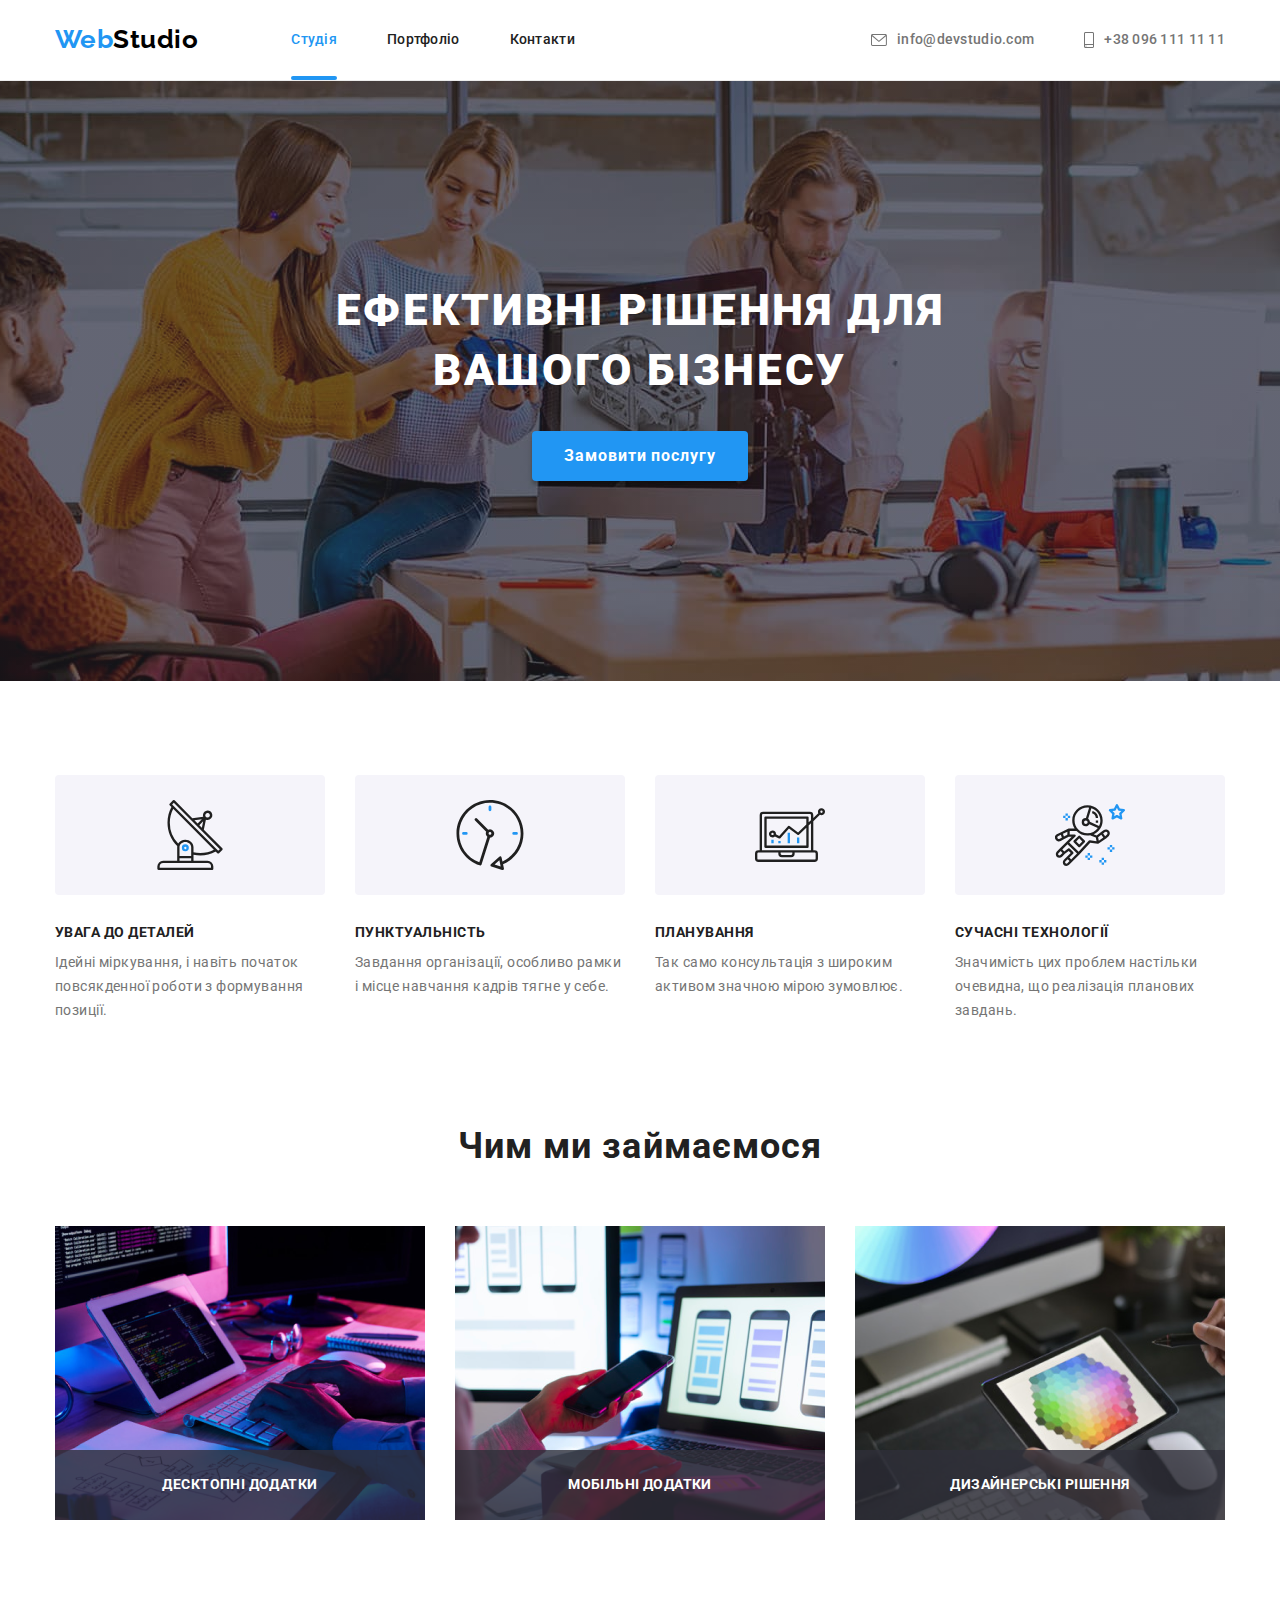
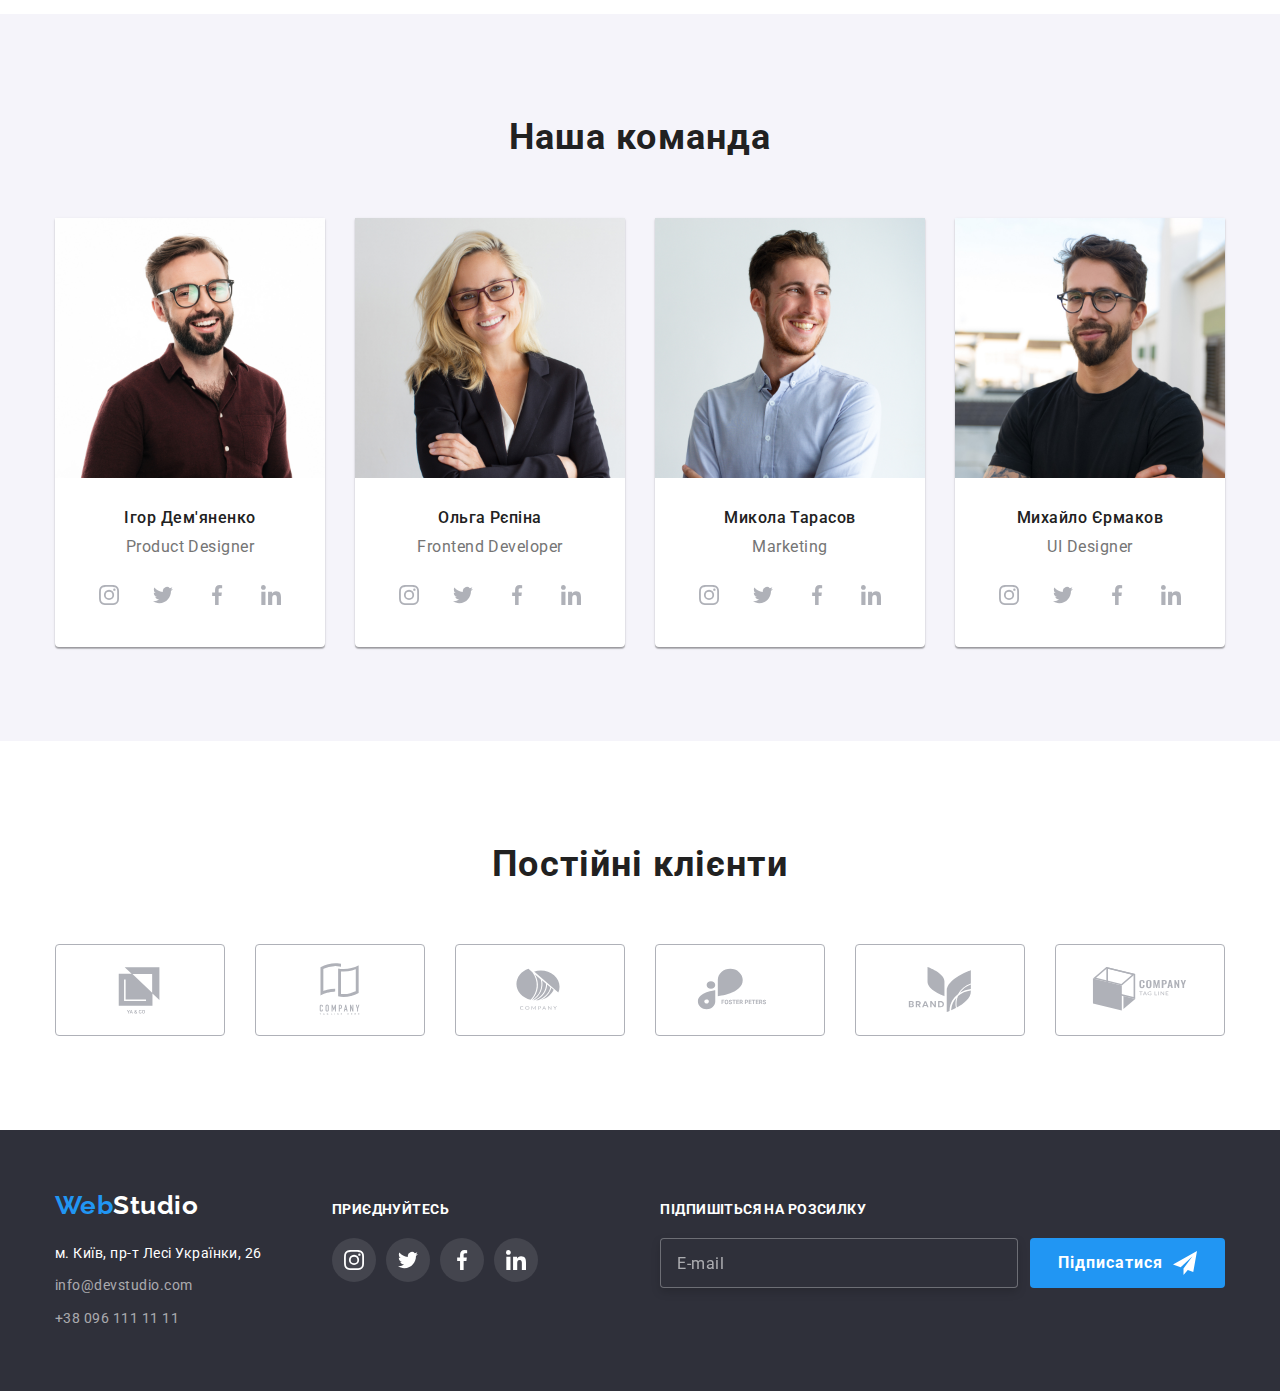
<file: index.html>
<!DOCTYPE html>
<html lang="uk">
<head>
    <meta charset="UTF-8">
    <meta http-equiv="X-UA-Compatible" content="IE=edge">
    <meta name="viewport" content="width=device-width, initial-scale=1.0">
    <title>Studio</title>
    <link href="https://fonts.googleapis.com/css2?family=Raleway:wght@700&family=Roboto:wght@400;500;700;900&display=swap"
            rel="stylesheet">
    <link rel="stylesheet" href="https://cdnjs.cloudflare.com/ajax/libs/modern-normalize/1.1.0/modern-normalize.min.css">
    <link rel="stylesheet" href="./css/styles.css">
</head>

    <!-- Шапка -->
    <header class="header">
        <div class="container main-helmet">
            <nav class="helmet">
                <a href="./index.html">
                    <span class="logo-one">Web</span><span class="logo-head-two">Studio</span>
                </a>
                <ul class="header-nav">
                    <li class="head-item">
                        <a class="head-link active-link" href="./index.html">Студія</a>
                    </li>
                    <li class="head-item">
                        <a class="head-link" href="./portfolio.html">Портфоліо</a>
                    </li>
                    <li class="head-item">
                        <a class="head-link" href="">Контакти</a>
                    </li>
                </ul>
            </nav>

            <ul class="header-contacts">
                <li class="contact-item">
                    <a class="contact-link" href="mailto:info@devstudio.com">
                        <svg class="head-icon" width="16" height="12">
                            <use href="./images/icons.svg#head-envelope"></use>
                        </svg> 
                        info@devstudio.com
                    </a>
                </li>
                <li class="contact-item">
                    <a class="contact-link" href="tel:+380961111111">
                        <svg class="head-icon" width="10" height="16">
                            <use href="./images/icons.svg#head-smartphone"></use>
                        </svg> 
                        +38 096 111 11 11
                    </a>
                </li>
            </ul>
        </div>
    </header>

    <main> 
    <!--Стартовый экран  -->
        <section class="hero hero-back">
            <div class="container">
                <h1 class="hero-title">ЕФЕКТИВНІ РІШЕННЯ ДЛЯ<br>ВАШОГО БІЗНЕСУ</h1>
                <button class="hero-button" type="button" data-modal-open>Замовити послугу</button>
            </div>       
        </section>

    <!--  Перечень преимуществ-->
        <section class="section">
            <div class="container">
                <h2 class="hidden">Перелік</h2>
                <ul class="edge-list">
                    <li class="edge-item">
                        <div class="edge-block">
                            <svg class="edge-icon" width="70" height="70">
                                <use href="./images/icons.svg#edge-antenna"></use>
                            </svg>
                        </div>
                        <h3 class="edge-title">УВАГА ДО ДЕТАЛЕЙ</h3>
                        <p class="edge-text">Ідейні міркування, і навіть початок повсякденної роботи з формування позиції.</p>
                    </li>
                    <li class="edge-item">
                        <div class="edge-block">
                            <svg class="edge-icon" width="70" height="70">
                                <use href="./images/icons.svg#edge-clock"></use>
                            </svg>
                        </div>
                        <h3 class="edge-title">ПУНКТУАЛЬНІСТЬ</h3>
                        <p class="edge-text">Завдання організації, особливо рамки і місце навчання кадрів тягне у себе.</p>
                    </li>
                    <li class="edge-item">
                        <div class="edge-block">
                            <svg class="edge-icon" width="70" height="70">
                                <use href="./images/icons.svg#edge-diagram"></use>
                            </svg>
                        </div>
                        <h3 class="edge-title">ПЛАНУВАННЯ</h3>
                        <p class="edge-text">Так само консультація з широким активом значною мірою зумовлює.</p>
                    </li>
                    <li class="edge-item">
                        <div class="edge-block">
                            <svg class="edge-icon" width="70" height="70">
                                <use href="./images/icons.svg#edge-astronaut"></use>
                            </svg>
                        </div>
                        <h3 class="edge-title">СУЧАСНІ ТЕХНОЛОГІЇ</h3>
                        <p class="edge-text">Значимість цих проблем настільки очевидна, що реалізація планових завдань.</p>
                    </li>
                </ul>
            </div>
        </section>

    <!-- Чем мы занимаемся -->
        <section class="section bussines">
            <div class="container">
                <h2 class="bussines-title">Чим ми займаємося</h2>
                <ul class="bussines-list">
                    <li>
                        <div class="bussines-father">
                            <img src="./images/box_1.png" 
                            alt="людина за роботою" 
                            width="370">
                                <div class="bussines-son">
                                    <h3 class="bussines-son-title">Десктопні додатки</h3>
                                </div>
                        </div>                                           
                    </li>
                    <li>
                        <div class="bussines-father">
                            <img src="./images/box_2.png" 
                            alt="людина, ноутбук та смартфон"
                            width="370">
                                <div class="bussines-son">
                                    <h3 class="bussines-son-title">Мобільні додатки</h3>                                
                                </div>
                        </div>                           
                        
                    </li>
                    <li>
                        <div class="bussines-father">
                            <img src="./images/box_3.png" 
                            alt="людина та планшет з палітрою" 
                            width="370">
                                <div class="bussines-son">
                                    <h3 class="bussines-son-title">Дизайнерські рішення</h3>                                
                                </div>
                        </div>                          
                    </li>
                </ul>
            </div>
        </section>

    <!-- Наша команда -->
        <section class="section our-team">
            <div class="container">
                <h2 class="our-team-title">Наша команда</h2>
                <ul class="our-team-list">
                    <li class="our-team-item">
                        <img src="./images/01_igor.jpg" alt="Ігор Дем'яненко" width="270">
                        <div class="team-wadding">
                            <h3 class="team-title">Ігор Дем'яненко</h3>
                            <p class="our-team-text" lang="en">Product Designer</p>
                            <ul class="team-social">
                                <li>
                                    <a class="link-socail" target="_blank" rel="noopener noreferrer" href="">
                                        <svg class="team-icon" width="20" height="20">
                                            <use href="./images/icons.svg#team-instagram"></use>
                                        </svg>
                                    </a>
                                </li>
                                <li>
                                    <a class="link-socail" target="_blank" rel="noopener noreferrer" href="">
                                        <svg class="team-icon" width="20" height="20">
                                            <use href="./images/icons.svg#team-twitter"></use>
                                        </svg>
                                    </a>
                                </li>
                                <li>
                                    <a class="link-socail" target="_blank" rel="noopener noreferrer" href="">
                                        <svg class="team-icon" width="20" height="20">
                                            <use href="./images/icons.svg#team-facebook"></use>
                                        </svg>
                                    </a>
                                </li>
                                <li>
                                    <a class="link-socail" target="_blank" rel="noopener noreferrer" href="">
                                        <svg class="team-icon" width="20" height="20">
                                            <use href="./images/icons.svg#team-linkedin"></use>
                                        </svg>
                                    </a>
                                </li>
                            </ul>
                        </div>
                    </li>
                    <li class="our-team-item">
                        <img src="./images/02_olga.jpg" alt="Ольга Рєпіна" width="270">
                        <div class="team-wadding">
                            <h3 class="team-title">Ольга Рєпіна</h3>
                            <p class="our-team-text" lang="en">Frontend Developer</p>
                            <ul class="team-social">
                                <li>
                                    <a class="link-socail" target="_blank" rel="noopener noreferrer" href="">
                                        <svg class="team-icon" width="20" height="20">
                                            <use href="./images/icons.svg#team-instagram"></use>
                                        </svg>
                                    </a>
                                </li>
                                <li>
                                    <a class="link-socail" target="_blank" rel="noopener noreferrer" href="">
                                        <svg class="team-icon" width="20" height="20">
                                            <use href="./images/icons.svg#team-twitter"></use>
                                        </svg>
                                    </a>
                                </li>
                                <li>
                                    <a class="link-socail" target="_blank" rel="noopener noreferrer" href="">
                                        <svg class="team-icon" width="20" height="20">
                                            <use href="./images/icons.svg#team-facebook"></use>
                                        </svg>
                                    </a>
                                </li>
                                <li>
                                    <a class="link-socail" target="_blank" rel="noopener noreferrer" href="">
                                        <svg class="team-icon" width="20" height="20">
                                            <use href="./images/icons.svg#team-linkedin"></use>
                                        </svg>
                                    </a>
                                </li>
                            </ul>
                        </div>
                    </li>
                    <li class="our-team-item">
                        <img src="./images/03_mykola.jpg" alt="Микола Тарасов" width="270">
                        <div class="team-wadding">
                            <h3 class="team-title">Микола Тарасов</h3>
                            <p class="our-team-text" lang="en">Marketing</p>
                            <ul class="team-social">
                                <li>
                                    <a class="link-socail" target="_blank" rel="noopener noreferrer" href="">
                                        <svg class="team-icon" width="20" height="20">
                                            <use href="./images/icons.svg#team-instagram"></use>
                                        </svg>
                                    </a>
                                </li>
                                <li>
                                    <a class="link-socail" target="_blank" rel="noopener noreferrer" href="">
                                        <svg class="team-icon" width="20" height="20">
                                            <use href="./images/icons.svg#team-twitter"></use>
                                        </svg>
                                    </a>
                                </li>
                                <li>
                                    <a class="link-socail" target="_blank" rel="noopener noreferrer" href="">
                                        <svg class="team-icon" width="20" height="20">
                                            <use href="./images/icons.svg#team-facebook"></use>
                                        </svg>
                                    </a>
                                </li>
                                <li>
                                    <a class="link-socail" target="_blank" rel="noopener noreferrer" href="">
                                        <svg class="team-icon" width="20" height="20">
                                            <use href="./images/icons.svg#team-linkedin"></use>
                                        </svg>
                                    </a>
                                </li>
                            </ul>
                        </div>
                    </li>
                    <li class="our-team-item">
                        <img src="./images/04_myhailo.jpg" alt="Михайло Єрмаков" width="270">
                        <div class="team-wadding">
                            <h3 class="team-title">Михайло Єрмаков</h3>
                            <p class="our-team-text" lang="en">UI Designer</p>
                            <ul class="team-social">
                                <li>
                                    <a class="link-socail" target="_blank" rel="noopener noreferrer" href="">
                                        <svg class="team-icon" width="20" height="20">
                                            <use href="./images/icons.svg#team-instagram"></use>
                                        </svg>
                                    </a>
                                </li>
                                <li>
                                    <a class="link-socail" target="_blank" rel="noopener noreferrer" href="">
                                        <svg class="team-icon" width="20" height="20">
                                            <use href="./images/icons.svg#team-twitter"></use>
                                        </svg>
                                    </a>
                                </li>
                                <li>
                                    <a class="link-socail" target="_blank" rel="noopener noreferrer" href="">
                                        <svg class="team-icon" width="20" height="20">
                                            <use href="./images/icons.svg#team-facebook"></use>
                                        </svg>
                                    </a>
                                </li>
                                <li>
                                    <a class="link-socail" target="_blank" rel="noopener noreferrer" href="">
                                        <svg class="team-icon" width="20" height="20">
                                            <use href="./images/icons.svg#team-linkedin"></use>
                                        </svg>
                                    </a>
                                </li>
                            </ul>
                        </div>
                    </li>
                </ul>
            </div>
        </section>

    <!-- Постоянные клиенты -->
        <section class="section">
            <div class="container">
                <h2 class="clients-title">Постійні клієнти</h2>
                <ul class="clients-list">
                    <li>
                        <a class="clients-link" target="_blank" rel="noopener noreferrer" href="">
                            <svg class="clients-icon" width="106" height="60">
                                <use href="./images/icons.svg#logo-01"></use>
                            </svg>
                        </a>
                    </li>
                    <li>
                        <a class="clients-link" target="_blank" rel="noopener noreferrer" href="">
                            <svg class="clients-icon" width="106" height="60">
                                <use href="./images/icons.svg#logo-02"></use>
                            </svg>
                        </a>
                    </li>
                    <li>
                        <a class="clients-link" target="_blank" rel="noopener noreferrer" href="">
                            <svg class="clients-icon" width="106" height="60">
                                <use href="./images/icons.svg#logo-03"></use>
                            </svg>
                        </a>
                    </li>
                    <li>
                        <a class="clients-link" target="_blank" rel="noopener noreferrer" href="">
                            <svg class="clients-icon" width="106" height="60">
                                <use href="./images/icons.svg#logo-04"></use>
                            </svg>
                        </a>
                    </li>
                    <li>
                        <a class="clients-link" target="_blank" rel="noopener noreferrer" href="">
                            <svg class="clients-icon" width="106" height="60">
                                <use href="./images/icons.svg#logo-05"></use>
                            </svg>
                        </a>
                    </li>
                    <li>
                        <a class="clients-link" target="_blank" rel="noopener noreferrer" href="">
                            <svg class="clients-icon" width="106" height="60">
                                <use href="./images/icons.svg#logo-06"></use>
                            </svg>
                        </a>
                    </li>
                </ul>
            </div>        
        </section>
    </main>

    <!-- Подвал -->
    <footer class="footer">
        <div class="container footer-block">
            <div class="logo-adress">
                <a href="./index.html">
                    <span class="logo-one">Web</span><span class="logo-footer-two">Studio</span>
                </a>
                <address>
                    <a class="footer-adress" href="https://goo.gl/maps/2t63Xu3BBMs6bq1B9" 
                    target="_blank" 
                    rel="noopener noreferrer">м. Київ, пр-т Лесі Українки, 26</a>
                    <a class="footer-contact" href="mailto:info@devstudio.com">info@devstudio.com</a>
                    <a class="footer-contact" href="tel:+380961111111">+38 096 111 11 11</a>
                </address>
            </div>

            <div class="footer-links">
                <h3 class="footer-title">Приєднуйтесь</h3>
                <ul class="footer-social">
                    <li class="footer-item">
                        <a class="footer-link-socail" target="_blank" rel="noopener noreferrer" href="">
                            <svg class="footer-socail-icon" width="20" height="20">
                                <use href="./images/icons.svg#team-instagram"></use>
                            </svg>
                        </a>
                    </li>
                    <li class="footer-item">
                        <a class="footer-link-socail" target="_blank" rel="noopener noreferrer" href="">
                            <svg class="footer-socail-icon" width="20" height="20">
                                <use href="./images/icons.svg#team-twitter"></use>
                            </svg>
                        </a>
                    </li>
                    <li class="footer-item">
                        <a class="footer-link-socail" target="_blank" rel="noopener noreferrer" href="">
                            <svg class="footer-socail-icon" width="20" height="20">
                                <use href="./images/icons.svg#team-facebook"></use>
                            </svg>
                        </a>
                    </li>
                    <li class="footer-item">
                        <a class="footer-link-socail" target="_blank" rel="noopener noreferrer" href="">
                            <svg class="footer-socail-icon" width="20" height="20">
                                <use href="./images/icons.svg#team-linkedin"></use>
                            </svg>
                        </a>
                    </li>
                </ul>
            </div>

            <div class="footer-email">
                <h3 class="footer-title">Підпишіться на розсилку</h3>

                <form class="footer-subscribe">
                    <input class="footer-mail" type="email" name="email" id="e-mail" placeholder="E-mail">
                    <button class="email-button" type="submit">Підписатися
                        <svg class="footer-socail-icon boobs" width="24" height="24">
                            <use href="./images/icons.svg#telega"></use>
                        </svg>
                    </button>
                </form>
            </div>           
        </div>
    </footer>

       <!-- Модальное окно -->
    <div class="backdrop is-hidden" data-modal>
        <div class="modal">
            
            <button class="modal-button-close" type="button" data-modal-close>
                <svg class="modal-icon" width="18" height="18">
                    <use href="./images/icons.svg#close"></use>
                </svg>
            </button>

            <h2 class="modal-title">Залиште свої дані, ми вам передзвонимо</h2>

            <form class="modal-form" autocomplete="on">

                <label class="label-title" for="user-name">Ім'я</label>
                <div class="modal-form-box">
                    <input class="input" type="text" name="user-name" id="user-name">
                    <svg class="modal-form-icon" width="18" height="18">
                        <use href="./images/icons.svg#form-person"></use>
                    </svg>
                </div>

                <label class="label-title" for="phone">Телефон</label>
                <div class="modal-form-box">
                    <input class="input" type="tel" name="phone" id="phone">
                    <svg class="modal-form-icon" width="18" height="18">
                        <use href="./images/icons.svg#form-phone"></use>
                    </svg>
                </div>

                <label class="label-title" for="email">Пошта</label>
                <div class="modal-form-box">
                    <input class="input" type="email" name="email" id="email">
                    <svg class="modal-form-icon" width="18" height="18">
                        <use href="./images/icons.svg#form-email"></use>
                    </svg>
                </div>

                <label class="label-title" for="comment">Коментар</label>
                <textarea class="comment" name="comments" id="comment" rows="10" placeholder="Введіть текст"></textarea>

                <div class="license">
                    <Label class="license-label" for="license">
                        <input class="checkbox" type="checkbox" name="agree" value="license" id="license">
                        <svg class="checkbox-icon" width="16" height="15">
                            <use class="unchecked" href="./images/icons.svg#cube"></use>
                            <use class="checked" href="./images/icons.svg#icon_check"></use>
                        </svg>
                        Погоджуюся з розсилкою та приймаю
                    </Label>
                    <a class="license-link" href="">Умови договору
                    </a>
                </div>

                <button class="modal-button" type="submit">Відправити</button>
            </form>            
        </div>
    </div>

    <!-- Скрипт -->
    <script src="./js/modal.js"></script>

</body>
</html>
</file>
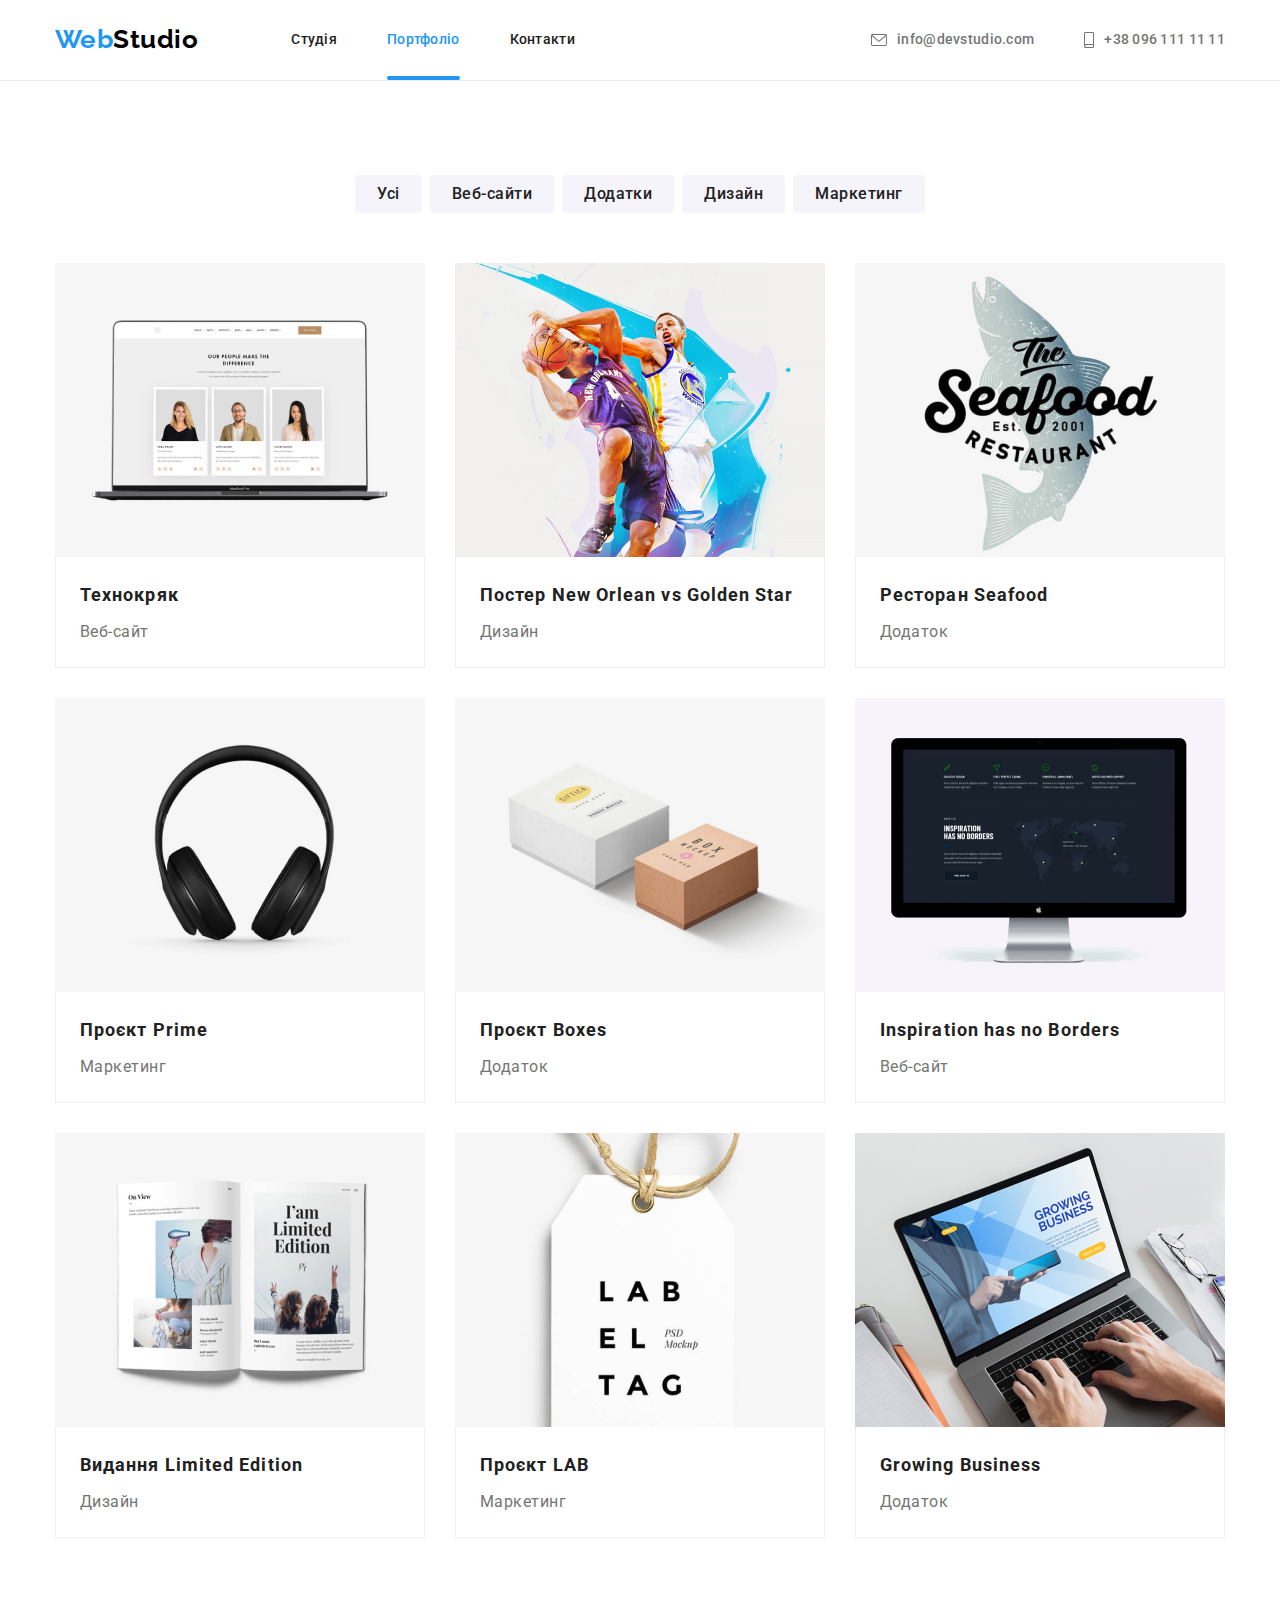
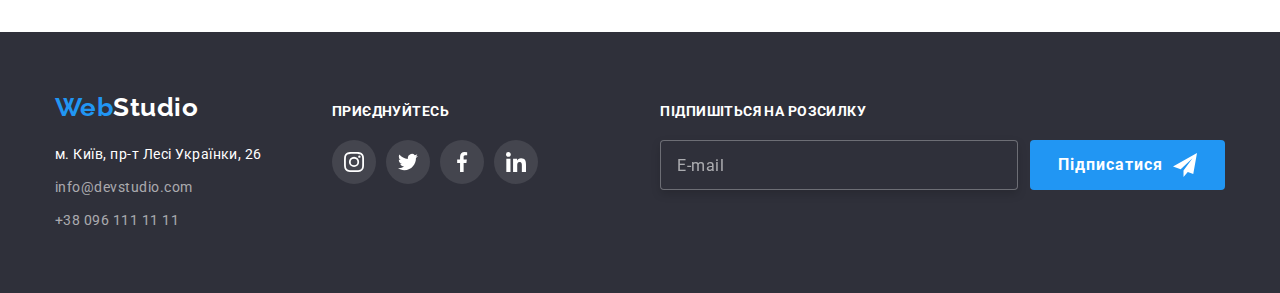
<file: portfolio.html>
<!DOCTYPE html>
<html lang="uk">
<head>
    <meta charset="UTF-8">
    <meta http-equiv="X-UA-Compatible" content="IE=edge">
    <meta name="viewport" content="width=device-width, initial-scale=1.0">
    <title>Portfolio</title>
    <link href="https://fonts.googleapis.com/css2?family=Raleway:wght@700&family=Roboto:wght@400;500;700;900&display=swap"
            rel="stylesheet">
    <link rel="stylesheet" href="https://cdnjs.cloudflare.com/ajax/libs/modern-normalize/1.1.0/modern-normalize.min.css">
    <link rel="stylesheet" href="./css/styles.css">
</head>

<body>
    <!-- Шапка -->
    <header class="header">
        <div class="container main-helmet">
            <nav class="helmet">
                <a href="./index.html">
                    <span class="logo-one">Web</span><span class="logo-head-two">Studio</span>
                </a>
                <ul class="header-nav">
                    <li class="head-item"><a class="head-link" href="./index.html">Студія</a></li>
                    <li class="head-item"><a class="head-link active-link" href="./portfolio.html">Портфоліо</a></li>
                    <li class="head-item"><a class="head-link" href="">Контакти</a></li>
                </ul>
            </nav>

            <ul class="header-contacts">
                <li class="contact-item">
                    <a class="contact-link" href="mailto:info@devstudio.com">
                        <svg class="head-icon" width="16" height="12">
                            <use href="./images/icons.svg#head-envelope"></use>
                        </svg> 
                        info@devstudio.com
                    </a>
                </li>
                <li class="contact-item">
                    <a class="contact-link" href="tel:+380961111111">
                        <svg class="head-icon" width="10" height="16">
                            <use href="./images/icons.svg#head-smartphone"></use>
                        </svg> 
                        +38 096 111 11 11
                    </a>
                </li>
            </ul>
        </div>
    </header>

    <main>
        <section class="section">
            <div class="container">
                <h1 class="hidden">Наші роботи</h1>
                <ul class="but-main">
                    <li class="but-list">
                        <button class="port-button" type="button">Усі</button>
                    </li>
                    <li class="but-list">
                        <button class="port-button" type="button">Веб-сайти</button>
                    </li>
                    <li class="but-list">
                        <button class="port-button" type="button">Додатки</button>
                    </li>
                    <li class="but-list">
                        <button class="port-button" type="button">Дизайн</button>
                    </li>
                    <li class="but-list">
                        <button class="port-button" type="button">Маркетинг</button>
                    </li>
                </ul>

<!-- Список работ -->
                <ul class="work-list">
                    <li class="work-item">
                        <a class="work-link" href="">
                            <div class="work-link-father">
                                <img src="./images/techkryak.jpg" alt="екран ноутбука з портретами" width="370">
                                <div class="work-link-son">
                                    <p class="work-son-text">Ресурс пропонує комплексні пропозиції з різним рівнем функціоналу та сервісів. Все це дозволить відвідувачу отримати вичерпні відомості про компанію чи приватну особу.</p>
                                </div>
                            </div>                         
                            <div class="work-wadding">
                                <h2 class="work-title">Технокряк</h2>
                                <p class="work-text">Веб-сайт</p>
                            </div>
                        </a>
                    </li>

                    <li class="work-item">
                        <a class="work-link" href="">
                            <div class="work-link-father">
                                <img src="./images/new-orlean-vs-golden-star.jpg" alt="баскетболісти" width="370">
                                <div class="work-link-son">
                                    <p class="work-son-text">Ресурс пропонує комплексні пропозиції з різним рівнем функціоналу та сервісів. Все це дозволить відвідувачу отримати вичерпні відомості про компанію чи приватну особу.</p>
                                </div>
                            </div>
                            <div class="work-wadding">
                                <h2 class="work-title">Постер New Orlean vs Golden Star</h2>
                                <p class="work-text">Дизайн</p>
                            </div>
                        </a>
                    </li>

                    <li class="work-item">
                        <a class="work-link" href="">
                            <div class="work-link-father">
                                <img src="./images/seafood.jpg" alt="логотип ресторану сііфуд" width="370">
                                <div class="work-link-son">
                                    <p class="work-son-text">Ресурс пропонує комплексні пропозиції з різним рівнем функціоналу та сервісів. Все це дозволить відвідувачу отримати вичерпні відомості про компанію чи приватну особу.</p>
                                </div>
                            </div>                            
                            <div class="work-wadding">
                                <h2 class="work-title">Ресторан Seafood</h2>
                                <p class="work-text">Додаток</p>
                            </div>
                        </a>
                    </li>

                    <li class="work-item">
                        <a class="work-link" href="">
                            <div class="work-link-father">
                                <img src="./images/prime.jpg" alt="навушники" width="370">
                                <div class="work-link-son">
                                    <p class="work-son-text">Ресурс пропонує комплексні пропозиції з різним рівнем функціоналу та сервісів. Все це дозволить відвідувачу отримати вичерпні відомості про компанію чи приватну особу.</p>
                                </div>
                            </div>                            
                            <div class="work-wadding">
                                <h2 class="work-title">Проєкт Prime</h2>
                                <p class="work-text">Маркетинг</p>
                            </div>
                        </a>
                    </li>

                    <li class="work-item">
                        <a class="work-link" href="">
                            <div class="work-link-father">
                                <img src="./images/boxes.jpg" alt="дві коробки" width="370">
                                <div class="work-link-son">
                                    <p class="work-son-text">Ресурс пропонує комплексні пропозиції з різним рівнем функціоналу та сервісів. Все це дозволить відвідувачу отримати вичерпні відомості про компанію чи приватну особу.</p>
                                </div>
                            </div>                            
                            <div class="work-wadding">
                                <h2 class="work-title">Проєкт Boxes</h2>
                                <p class="work-text">Додаток</p>
                            </div>
                        </a>
                    </li>

                    <li class="work-item">
                        <a class="work-link" href="">
                            <div class="work-link-father">
                                <img src="./images/no-borders.jpg" alt="монітор з зображенням" width="370">
                            <div class="work-link-son">
                                <p class="work-son-text">Ресурс пропонує комплексні пропозиції з різним рівнем функціоналу та сервісів. Все це дозволить відвідувачу отримати вичерпні відомості про компанію чи приватну особу.</p>
                            </div>
                            </div>                            
                            <div class="work-wadding">
                                <h2 class="work-title">Inspiration has no Borders</h2>
                                <p class="work-text">Веб-сайт</p>
                            </div>
                        </a>
                    </li>

                    <li class="work-item">
                        <a class="work-link" href="">
                            <div class="work-link-father">
                                <img src="./images/limited-edition.jpg" alt="розгорнута книга" width="370">
                                <div class="work-link-son">
                                    <p class="work-son-text">Ресурс пропонує комплексні пропозиції з різним рівнем функціоналу та сервісів. Все це дозволить відвідувачу отримати вичерпні відомості про компанію чи приватну особу.</p>
                                </div>
                            </div>                            
                            <div class="work-wadding">
                                <h2 class="work-title">Видання Limited Edition</h2>
                                <p class="work-text">Дизайн</p>
                            </div>
                        </a>
                    </li>

                    <li class="work-item">
                        <a class="work-link" href="">
                            <div class="work-link-father">
                                <img src="./images/lab.jpg" alt="біла бірка з буквами" width="370">
                                <div class="work-link-son">
                                    <p class="work-son-text">Ресурс пропонує комплексні пропозиції з різним рівнем функціоналу та сервісів. Все це дозволить відвідувачу отримати вичерпні відомості про компанію чи приватну особу.</p>
                                </div>
                            </div>                            
                            <div class="work-wadding">
                                <h2 class="work-title">Проєкт LAB</h2>
                                <p class="work-text">Маркетинг</p>
                            </div>
                        </a>
                    </li>

                    <li class="work-item">
                        <a class="work-link" href="">
                            <div class="work-link-father">
                                <img src="./images/growing-bussines.jpg" alt="людина за ноутбуком" width="370">
                                <div class="work-link-son">
                                    <p class="work-son-text">Ресурс пропонує комплексні пропозиції з різним рівнем функціоналу та сервісів. Все це дозволить відвідувачу отримати вичерпні відомості про компанію чи приватну особу.</p>
                                </div>
                            </div>                            
                            <div class="work-wadding">
                                <h2 class="work-title">Growing Business</h2>
                                <p class="work-text">Додаток</p>
                            </div>
                        </a>
                    </li>
                </ul>
            </div>
        </section>
    </main>

    <!-- Подвал -->
    <footer class="footer">
        <div class="container footer-block">
            <div class="logo-adress">
                <a href="./index.html">
                    <span class="logo-one">Web</span><span class="logo-footer-two">Studio</span>
                </a>
                <address>
                    <a class="footer-adress" href="https://goo.gl/maps/2t63Xu3BBMs6bq1B9" 
                    target="_blank" 
                    rel="noopener noreferrer">м. Київ, пр-т Лесі Українки, 26</a>
                    <a class="footer-contact" href="mailto:info@devstudio.com">info@devstudio.com</a>
                    <a class="footer-contact" href="tel:+380961111111">+38 096 111 11 11</a>
                </address>
            </div>

            <div class="footer-links">
                <h3 class="footer-title">Приєднуйтесь</h3>
                <ul class="footer-social">
                    <li class="footer-item">
                        <a class="footer-link-socail" target="_blank" rel="noopener noreferrer" href="">
                            <svg class="footer-socail-icon" width="20" height="20">
                                <use href="./images/icons.svg#team-instagram"></use>
                            </svg>
                        </a>
                    </li>
                    <li class="footer-item">
                        <a class="footer-link-socail" target="_blank" rel="noopener noreferrer" href="">
                            <svg class="footer-socail-icon" width="20" height="20">
                                <use href="./images/icons.svg#team-twitter"></use>
                            </svg>
                        </a>
                    </li>
                    <li class="footer-item">
                        <a class="footer-link-socail" target="_blank" rel="noopener noreferrer" href="">
                            <svg class="footer-socail-icon" width="20" height="20">
                                <use href="./images/icons.svg#team-facebook"></use>
                            </svg>
                        </a>
                    </li>
                    <li class="footer-item">
                        <a class="footer-link-socail" target="_blank" rel="noopener noreferrer" href="">
                            <svg class="footer-socail-icon" width="20" height="20">
                                <use href="./images/icons.svg#team-linkedin"></use>
                            </svg>
                        </a>
                    </li>
                </ul>
            </div>

            <div class="footer-email">
                <h3 class="footer-title">Підпишіться на розсилку</h3>

                <form class="footer-subscribe">
                    <input class="footer-mail" type="email" name="email" id="email" placeholder="E-mail">
                    <button class="email-button" type="submit">Підписатися
                        <svg class="footer-socail-icon boobs" width="24" height="24">
                            <use href="./images/icons.svg#telega"></use>
                        </svg>
                    </button>
                </form>
            </div>           
        </div>
    </footer>
</body>
</html>
</file>
<file: css/styles.css>
/*--- CSS переменные ---*/
    :root {
        --pure-white: #ffffff;
        --primary-text-color: #757575;
        --main-text-color: #212121;
        --sec-title: #212121;
        --link-color: #2196F3;
        --bg-color: #F5F4FA;
        --bg-color-button: #2196F3;
        --icon-color: #AFB1B8;

        --border-radius: 4px;

        --timing-function: cubic-bezier(0.4, 0, 0.2, 1);
    }

/*--- Общий стиль ---*/
    body {
        color: var(--primary-text-color);

        background-color: var(--pure-white);

        font-family: Roboto, sans-serif;

        letter-spacing: 0.03em;
        }
    
    h1,h2, h3, h4, h5, h6, p { margin: 0; }

    ul {
        list-style: none;
        padding: 0;
        margin: 0;
    }

    li { list-style: none; }

    a { 
        text-decoration: none;
        cursor: pointer;
    }

    img { display: block; }

/* Разметка */
    .section {
        padding: 94px 0;
    }

    .container {
        width: 1200px;
        padding-left: 15px;
        padding-right: 15px;
        margin: 0 auto;
    }

    .hidden {
        position: absolute;

        width: 1px;
        height: 1px;
        margin: -1px;
        border: 0;
        padding: 0;
        white-space: nowrap;
        clip-path: inset(100%);
        clip: rect(0 0 0 0);
        overflow: hidden;
    }

/*--- Логотип ---*/
    .logo-one {
        color: #2196F3;
    }

    .logo-head-two {
        color: #000000;
    }

    .logo-footer-two {
        color: #FFFFFF;
    }

    .logo-one,
    .logo-head-two,
    .logo-footer-two {
        font-family: Raleway, sans-serif;
        font-weight: 700;
        font-size: 26px;
        line-height: 1.2;
    }

/*--- Навигация ---*/
    .header {
        border-bottom: 1px solid #ECECEC;
    }

    .main-helmet, .helmet, .header-nav, .header-contacts {
        display: flex;
        align-items: center;
    }

    .header-nav {
        margin-left: 93px;
    }

    .head-link {
        display: block;
        position: relative;
        padding: 32px 0;

        transition: color 250ms var(--timing-function);
    }

    .head-link::after {
        content: '';
        display: block;
        position: absolute;

        bottom: 0;
        width: 100%;
        height: 4px;
        border-radius: 2px;

        background-color: var(--link-color);

        transform: scaleX(0);
        transition: transform 250ms var( --timing-function);
    }

    .head-link:hover::after,
    .head-link:focus::after {
        display: block;

        transform: scaleX(1);
    }

    .header-nav .head-item:not(:last-child) {
        margin-right: 50px;
    }

    .header-nav .head-link {
        color: #212121;
    }

    .head-link:hover,
    .head-link:focus {
        color: var(--link-color);
    }

    .header-nav .active-link {
        color: var(--link-color);
    }

    .active-link::after {
        content: '';
        display: block;
        position: absolute;
        bottom: 0;
        width: 100%;

        height: 4px;
        border-radius: 2px;
        background-color: var(--link-color);

        transform: scaleX(1);
    }

    .header-contacts {
        margin-left: auto;
    }

    .header-contacts .contact-link {
        color: #757575;
    }

    .header-contacts .contact-item + .contact-item {
        margin-left: 50px;
    }

    .contact-link {
        display: flex;
        align-items: center;

        transition: color 250ms var(--timing-function);
    }

    .head-icon {
        margin-right: 10px;
        fill: var(--primary-text-color);
    }

    .contact-link:hover,
    .contact-link:focus {
        color: var(--link-color);
    }
    
    .contact-link:hover > .head-icon,
    .contact-link:focus > .head-icon {
        fill: var(--link-color);
    }

    .header-nav .head-item,
    .header-contacts .contact-link {
        font-weight: 500;
        font-size: 14px;
        line-height: 1.14;
        letter-spacing: 0.02em;
    }

/*--- Главный блок ---*/

/* Герой */
    .hero {
        padding-top: 200px;
        padding-bottom: 200px;
    }

    .hero-back {
        max-width: 1600px;
        height: 600px;
        margin: 0 auto;

        background-image: 
        linear-gradient( 
            to right,
            rgba(47, 48, 58, 0.4), 
            rgba(47, 48, 58, 0.4)),
        url(../images/hero-img.jpg);
        background-color: rgba(196, 196, 196, 1);
        background-repeat: no-repeat;
        background-position: center;
        background-size: cover;
    }

    .hero-title {
        margin-bottom: 30px;

        color: var(--pure-white);
        font-weight: 900;
        font-size: 44px;
        line-height: 1.36;
        text-align: center;
        letter-spacing: 0.06em;
        text-transform: uppercase;
    }

/* Преимущества */
    .edge-list {
        display: flex;
        justify-content: space-between;
    }

    .edge-item {
        width: calc((100% - 3*30px) / 4);
        margin-right: 30px;
    }

    .edge-item:last-child {
        margin-right: 0;
    }

    .edge-icon {
        fill: var(--main-text-color);
    }

    .edge-block {
        display: flex;
        justify-content: center;
        align-items: center;
        width: 270px;
        height: 120px;
        margin-bottom: 30px;
        border-radius: var(--border-radius);

        background-color: var(--bg-color);
    }

    .edge-title {
        margin-bottom: 10px;

        color: var(--main-text-color);
        font-weight: 700;
        font-size: 14px;
        line-height: 1.14;
    }

    .edge-text {
        font-weight: 400;
        font-size: 14px;
        line-height: 1.71;
        letter-spacing: 0.03em;
    }

/* Чем мы занимаемся */
    .bussines {
        padding-top: 0;
    }

    .bussines-title {
        margin-bottom: 50px;

        color: var(--sec-title);
        font-weight: 700;
        font-size: 36px;
        line-height: 1.66;
        text-align: center;
        letter-spacing: 0.03em;
    }

    .bussines-list {
        display: flex;
        justify-content: space-between;
    }

    .bussines-father {
        position: relative;
    }

    .bussines-son {
        display: flex;
        justify-content: center;
        align-items: center;
        position: absolute;

        width: 100%;
        height: 70px;
        bottom: 0;

        background-color: rgba(47, 48, 58, 0.8);
    }

    .bussines-son-title {
        font-weight: 700;
        font-size: 14px;
        line-height: 1.14;
        text-align: center;
        letter-spacing: 0.03em;
        text-transform: uppercase;

        color: var(--pure-white);
    }

/* Наша команда */  
    .our-team {
        background-color: var(--bg-color);
    }

    .our-team-title {
        margin-bottom: 50px;
        
        color: var(--sec-title);
        font-weight: 700;
        font-size: 36px;
        line-height: 1.66;
        text-align: center;
        letter-spacing: 0.03em;
    }

    .our-team-list {
        display: flex;
        justify-content: space-between;
    }

    .our-team-item {
        background-color: var(--pure-white);
        box-shadow: 0px 1px 3px rgba(0, 0, 0, 0.12),
                    0px 1px 1px rgba(0, 0, 0, 0.14),
                    0px 2px 1px rgba(0, 0, 0, 0.2);
        border-radius: 0px 0px 4px 4px;
    }

    .team-wadding {
        padding: 30px 0;
    }

    .team-title {
        color: var(--sec-title);

        margin-bottom: 10px;

        font-weight: 500;
        font-size: 16px;
        line-height: 1.2;
        text-align: center;
        letter-spacing: 0.03em;
    }

    .our-team-text {
        padding-bottom: 16px;

        font-weight: 400;
        font-size: 16px;
        line-height: 1.2;
        text-align: center;
        letter-spacing: 0.03em;
    }

    .team-social {
        display: flex;
        justify-content: space-between;
        margin: 0 32px;
    }
    .link-socail {
        display: flex;
        align-items: center;
        justify-content: center;
        width: 44px;
        height: 44px;
        border-radius: 50%;

        transition: background-color 250ms var(--timing-function);
    }

    .team-icon {
        fill: var(--icon-color);

        transition: fill 250ms var(--timing-function);
    }

    .link-socail:hover,
    .link-socail:focus {
        background-color: var(--link-color);
    }

    .link-socail:hover > .team-icon,
    .link-socail:focus > .team-icon{
        fill: var(--pure-white);
    }

/* Постоянные клиенты */
    .clients-title {
        color: var(--sec-title);

        margin-bottom: 50px;

        font-weight: 700;
        font-size: 36px;
        line-height: 1.66;
        text-align: center;
        letter-spacing: 0.03em;

    }

    .clients-list {
        display: flex;
        justify-content: space-between;
    }

    .clients-link {
        display: flex;
        align-items: center;
        justify-content: center;
        width: 170px;
        height: 92px;
        border: 1px solid var(--icon-color);
        border-radius: 4px;

        transition: border 250ms var(--timing-function);
    }

    .clients-icon {
        fill: var(--icon-color);

        transition: fill 250ms var(--timing-function);
    }

    .clients-link:hover,
    .clients-link:focus {
        border: 1px solid var(--link-color)
    }

    .clients-link:hover > .clients-icon,
    .clients-link:focus > .clients-icon {
        fill: var(--link-color);
    }

/*--- Портфолио ---*/
    .work-list {
        display: flex;
        flex-wrap: wrap;
    }

    .work-item {
        width: calc((100% - 2*30px) / 3);
        margin-right: 30px;
        margin-bottom: 30px;
    }


    .work-item:nth-child(3n) {
        margin-right: 0;
    }

    .work-item:nth-last-child(-n + 3) {
        margin-bottom: 0;
    }

    .work-link {
        display: block;
        
        transition: box-shadow 250ms var(--timing-function);

    }

    .work-link:hover, 
    .work-link:focus {
        box-shadow: 0px 1px 1px rgba(0, 0, 0, 0.12), 
        0px 4px 4px rgba(0, 0, 0, 0.06), 
        1px 4px 6px rgba(0, 0, 0, 0.16);
    }

    .work-link-father {
        position: relative;

        overflow: hidden;
    }
    
    .work-link-son {
        position: absolute;
        display: flex;
        align-items: center;

        padding: 0 24px;
        width: 100%;
        height: 100%;

        background-color: rgba(33, 150, 243, 0.9);

        transform: translateY(0);
        transition: transform 250ms var(--timing-function);
    }

    .work-link:hover .work-link-son , 
    .work-link:focus .work-link-son {
        transform: translateY(-100%);
    }

    .work-son-text {
        font-weight: 400;
        font-size: 18px;
        line-height: 1.56;
        letter-spacing: 0.03em;

        color: var(--pure-white);
    }

    .work-title {
        margin-bottom: 4px;

        color: var(--main-text-color);

        font-weight: 700;
        font-size: 18px;
        line-height: 2;
        letter-spacing: 0.06em;
    }

    .work-wadding {
        padding: 20px 24px;

        border: 1px solid rgba(238, 238, 238, 1);
        border-top: none;
    }

    .work-text {
        font-weight: 400;
        font-size: 16px;
        line-height: 1.88;

        color: var(--primary-text-color);
    }

/* Подвал */
    .footer {
        background-color: #2F303A;
        padding: 60px 0;
    }

    .footer-block {
        display: flex;
        align-items: baseline;
    }

    .container address {
        display: flex;
        flex-direction: column;
        margin-top: 20px;
    }
    
    address a + a {
        margin-top: 9px;
    }

    .footer-adress {
        color: #FFFFFF;
    }

    .footer-contact {
        color: rgba(255, 255, 255, 0.6);

        transition: color 250ms var(--timing-function);
    }

    .footer-contact:hover,
    .footer-contact:focus {
        color: var(--link-color);
    }

    .footer-adress,
    .footer-contact {
        font-style: normal;
        font-weight: 400;
        font-size: 14px;
        line-height: 1.71;
    }

    .footer-links {
        margin-left: 70px;
    }

    .footer-title {
        margin-bottom: 20px;
        font-weight: 700;
        font-size: 14px;
        line-height: 1.14;
        letter-spacing: 0.03em;
        text-transform: uppercase;

        color: var(--pure-white);
    }

    .footer-social {
        display: flex;
    }

    .footer-link-socail {
        display: flex;
        align-items: center;
        justify-content: center;
        width: 44px;
        height: 44px;
        border-radius: 50%;
        background-color: rgba(255, 255, 255, 0.1);

        transition: background-color 250ms var(--timing-function);
    }

    .footer-social .footer-item + .footer-item {
        margin-left: 10px;
    }

    .footer-socail-icon {
        fill: var(--pure-white);
    }

    .footer-link-socail:hover,
    .footer-link-socail:focus {
        background-color: var(--link-color);
    }

    .footer-email {
        margin-left: auto;
    }

    .footer-subscribe {
        display: flex;
    }

    .footer-mail {
        width: 358px;
        height: 50px;

        padding-left: 16px;

        border: 1px solid rgba(255, 255, 255, 0.3);
        filter: drop-shadow(0px 4px 4px rgba(0, 0, 0, 0.15));
        border-radius: var(--border-radius);

        color: var(--pure-white);
        background-color: #2F303A;
    }

    .footer-subscribe ::placeholder {
        font-weight: 400;
        font-size: 16px;
        line-height: 1.25;
        display: flex;
        align-items: center;
        letter-spacing: 0.03em;

        color: rgba(255, 255, 255, 0.6);
    }

/* Button */
    .hero-button {
        color: var(--pure-white);
        background-color: var(--bg-color-button);
        box-shadow: 0 4px 4px 0 rgba(0, 0, 0, 0.25);

        font-weight: 700;
        font-size: 16px;
        line-height: 1.88;
        display: flex;
        align-items: center;
        letter-spacing: 0.06em;

        border: none;
        border-radius: var(--border-radius);
        padding: 10px 32px;
        margin: 0 auto;

        cursor: pointer;

        transition: background-color 250ms var(--timing-function);
    }

    .hero-button:hover,
    .hero-button:focus {
        background-color: #188CE8;
        box-shadow: 0px 4px 4px rgba(0, 0, 0, 0.15);
        border-radius: 4px;
    }

/* Кнопки портфолио */
    .but-main {
        display: flex;
        justify-content: center;
        margin-bottom: 50px;
    }

    .but-main .but-list + .but-list {
        margin-left: 8px;
    }

    .port-button {
        color: var(--main-text-color);
        background-color: #F5F4FA;
        border: none;

        font-weight: 500;
        font-size: 16px;
        line-height: 1.62;
        text-align: center;
        letter-spacing: 0.03em;

        border-radius: var(--border-radius);
        padding: 6px 22px;

        cursor: pointer;

        transition: color 250ms var(--timing-function),
                    background-color 250ms var(--timing-function),
                    border-color 250ms var(--timing-function),
                    box-shadow 250ms var(--timing-function);
    }

    .port-button:hover,
    .port-button:focus {
        color: #FFFFFF;
        background-color: var(--bg-color-button);
        border-color: var(--bg-color-button);
        box-shadow: 0px 3px 1px rgba(0, 0, 0, 0.1), 
                    0px 1px 2px rgba(0, 0, 0, 0.08), 
                    0px 2px 2px rgba(0, 0, 0, 0.12);
        
    }

/* Кнопки подвала */
    .email-button {
        font-weight: 700;
        font-size: 16px;
        line-height: 1.88;
        display: flex;
        align-items: center;
        text-align: center;
        letter-spacing: 0.06em;

        border: none;
        border-radius: var(--border-radius);
        margin-left: 12px;
        padding: 10px 28px;

        cursor: pointer;

        color: var(--pure-white);
        background-color: var(--bg-color-button);

        transition: background-color 250ms var(--timing-function);
    }

    .email-button:hover,
    .email-button:focus {
        background-color: #188CE8;
        box-shadow: 0px 4px 4px rgba(0, 0, 0, 0.15);
        border-radius: 4px;
    }

    .boobs {
        margin-left: 10px;
    }

/* Модальные кнопки */
    .modal-button-close {
        position: absolute;
        top: 8px;
        right: 8px;

        display: flex;
        justify-content: center;
        align-items: center;

        width: 30px;
        height: 30px;
        padding: 0;

        background-color: var(--pure-white);
        border: 1px solid rgba(0, 0, 0, 0.1);
        border-radius: 50px;

        transition: fill 250ms var(--timing-function);

        cursor: pointer;
    }

    .modal-button-close:hover,
    .modal-button-close:focus {
        fill: var(--link-color);
    }

    .modal-button {
        color: var(--pure-white);
        background-color: var(--bg-color-button);

        font-weight: 700;
        font-size: 16px;
        line-height: 1.88;
        display: flex;
        align-items: center;
        text-align: center;
        letter-spacing: 0.06em;

        border: none;
        border-radius: var(--border-radius);
        margin: 0 auto;
        padding: 10px 52px;

        cursor: pointer;

        transition: background-color 250ms var(--timing-function);
    }

    .modal-button:hover,
    .modal-button:focus {
        background-color: #188CE8;
        box-shadow: 0px 4px 4px rgba(0, 0, 0, 0.15);
        border-radius: var(--border-radius);
    }

/* Модальное окно */
    .backdrop {
        position: fixed;
        top: 0;
        bottom: 0;
        left: 0;
        right: 0;

        background-color: rgba(0, 0, 0, 0.2);

        opacity: 1;
        transition: opacity 250ms var(--timing-function);
    }

    .backdrop.is-hidden {
        opacity: 0;
        pointer-events: none;
        visibility: hidden;
    }

    .modal {
        position: absolute;
        top: 50%;
        left: 50%;
        transform: translate(-50%, -50%);

        width: 528px;
        min-height: 581px;
        padding: 40px;

        background-color: var(--pure-white);
        box-shadow: 0px 1px 3px rgba(0, 0, 0, 0.12), 0px 1px 1px rgba(0, 0, 0, 0.14), 0px 2px 1px rgba(0, 0, 0, 0.2);
        border-radius: var(--border-radius);
    }

    .modal-title {
        margin-bottom:12px;

        font-weight: 700;
        font-size: 20px;
        line-height: 1.15;
        text-align: center;
        letter-spacing: 0.03em;

        color: var(--main-text-color);
    }

    .modal-form {
        display: flex;
        flex-direction: column;
    }

    .modal-form-box {
        position: relative;
        display: flex;
        flex-direction: column;
        margin-bottom: 7px;
    }

    .modal-form-icon {
        position: absolute;
        display: inline-block;
        top: 11px;
        left: 12px;
        fill: var(--main-text-color);

        transition: fill 250ms var(--timing-function);
    }


    .label-title {
        font-weight: 400;
        font-size: 12px;
        line-height: 1.67;
        letter-spacing: 0.01em;
    }

    .modal-form input {
        border: 1px solid rgba(33, 33, 33, 0.2);
        border-radius: var(--border-radius);

        transition: border-color 250ms var(--timing-function);
    }

    .modal-form input:hover,
    .modal-form input:focus {
        border-color: var(--link-color);
        outline: 0;
    }

    .input {
        padding-left: 42px;
        height: 40px;
    }

    .modal-form .comment {
        padding: 12px 16px;
        border: 1px solid rgba(33, 33, 33, 0.2);
        border-radius: var(--border-radius);

        transition: border-color 250ms var(--timing-function);
    }

    .modal-form .comment:hover,
    .modal-form .comment:focus {
        border: 1px solid var(--link-color);
        outline: 0;
    }

    .input:hover + .modal-form-icon,
    .input:focus + .modal-form-icon {
        fill: var(--link-color);
    }

    .modal-form ::placeholder {
        font-weight: 400;
        font-size: 12px;
        line-height: 1.67;
        letter-spacing: 0.01em;

        color: rgba(117, 117, 117, 0.5);
    }

    .comment {
        resize: none;
        height: 120px;
        margin-bottom: 20px;
    }

    .license {
        display: flex;
        justify-content: center;

        font-weight: 400;
        font-size: 14px;
        line-height: 1.71;
        letter-spacing: 0.03em;

        margin-bottom: 30px;
    }

    .license-label {
        display: flex;
        align-items: center;
        margin-right: 4px;
        user-select: none;
    }

    .license-link {
        text-decoration-line: underline;
        color: var(--link-color);
    }

    .checkbox {
        position: absolute;
        
        -webkit-appearance: none;
        -moz-appearance: none;
        appearance: none;
    }

    .checkbox-icon {
        margin-right: 7px;
    }

    .checkbox-icon .unchecked {
        fill: var(--main-text-color);

        transition: opacity 250ms;
    }

    .checkbox-icon .checked {
        opacity: 0;

        transition: opacity 250ms;
    }

    .checkbox:checked + .checkbox-icon .checked {
        opacity: 1;
    }
</file>
